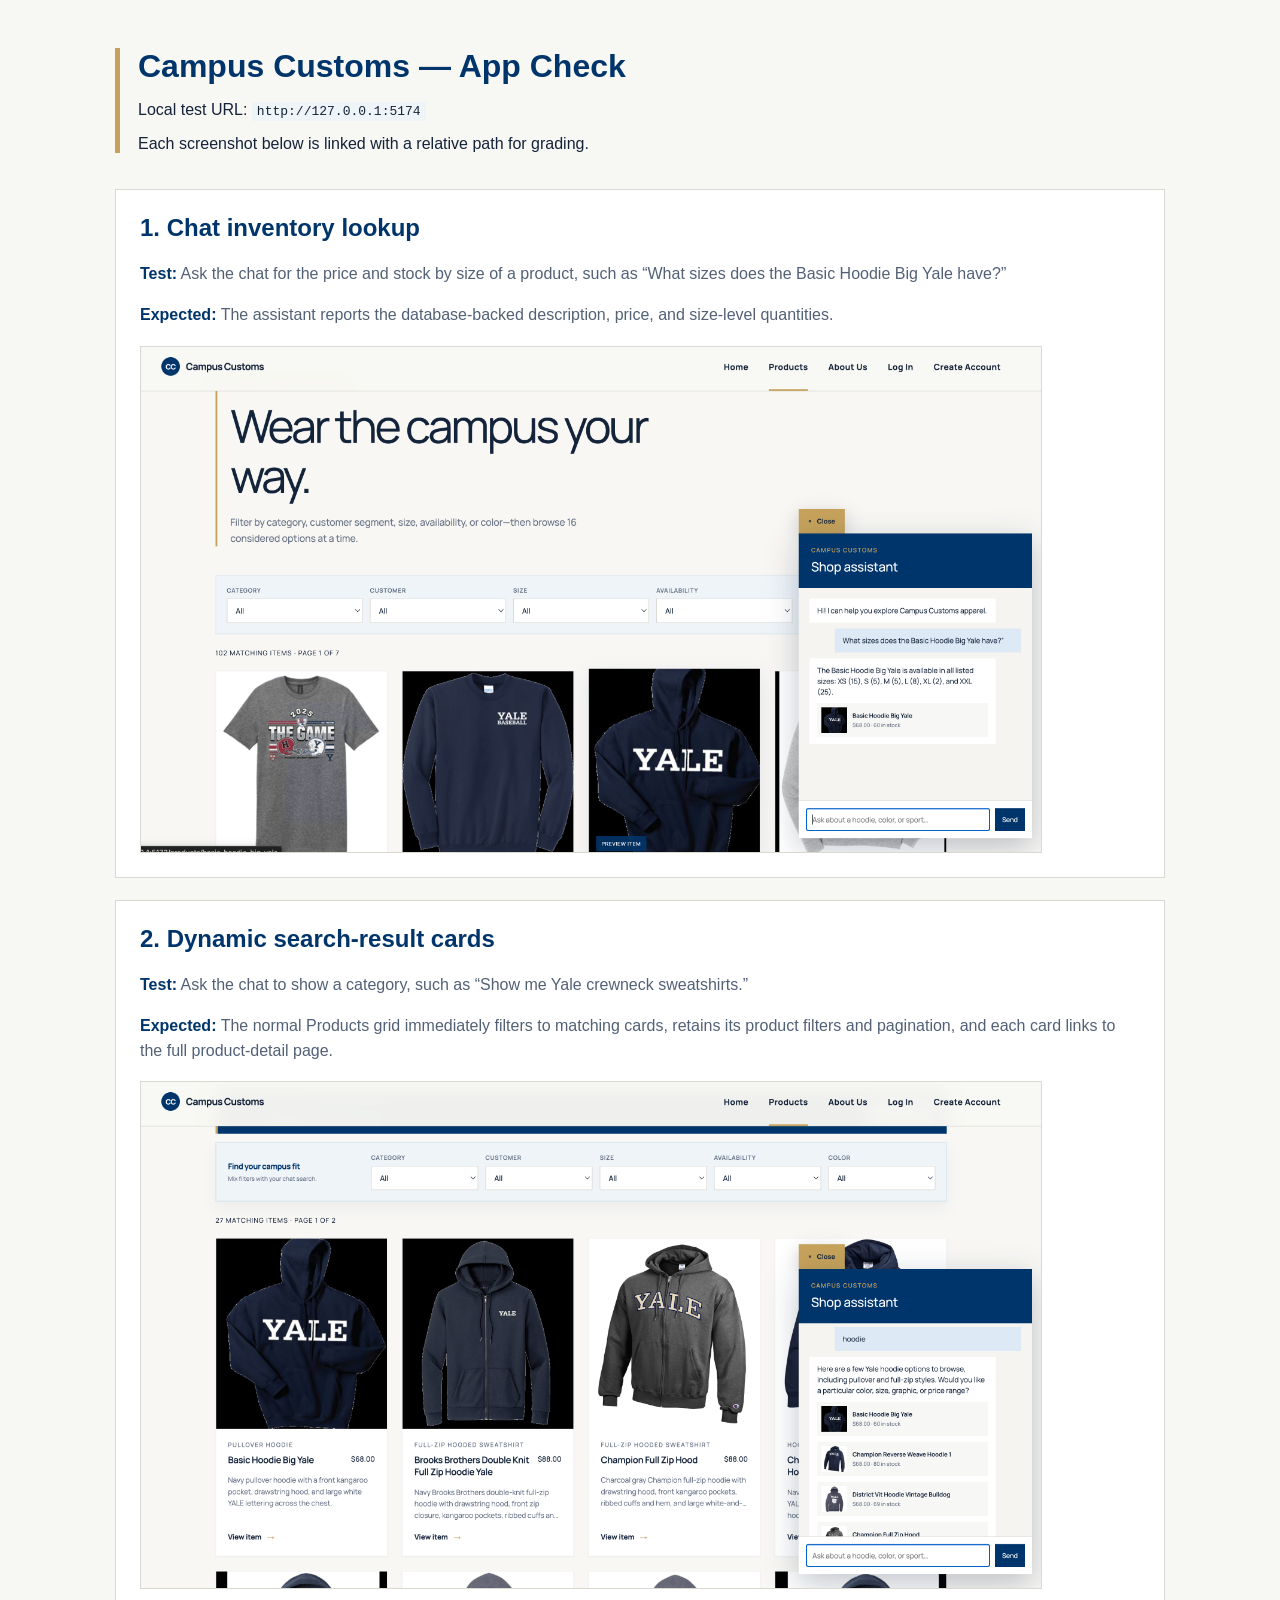
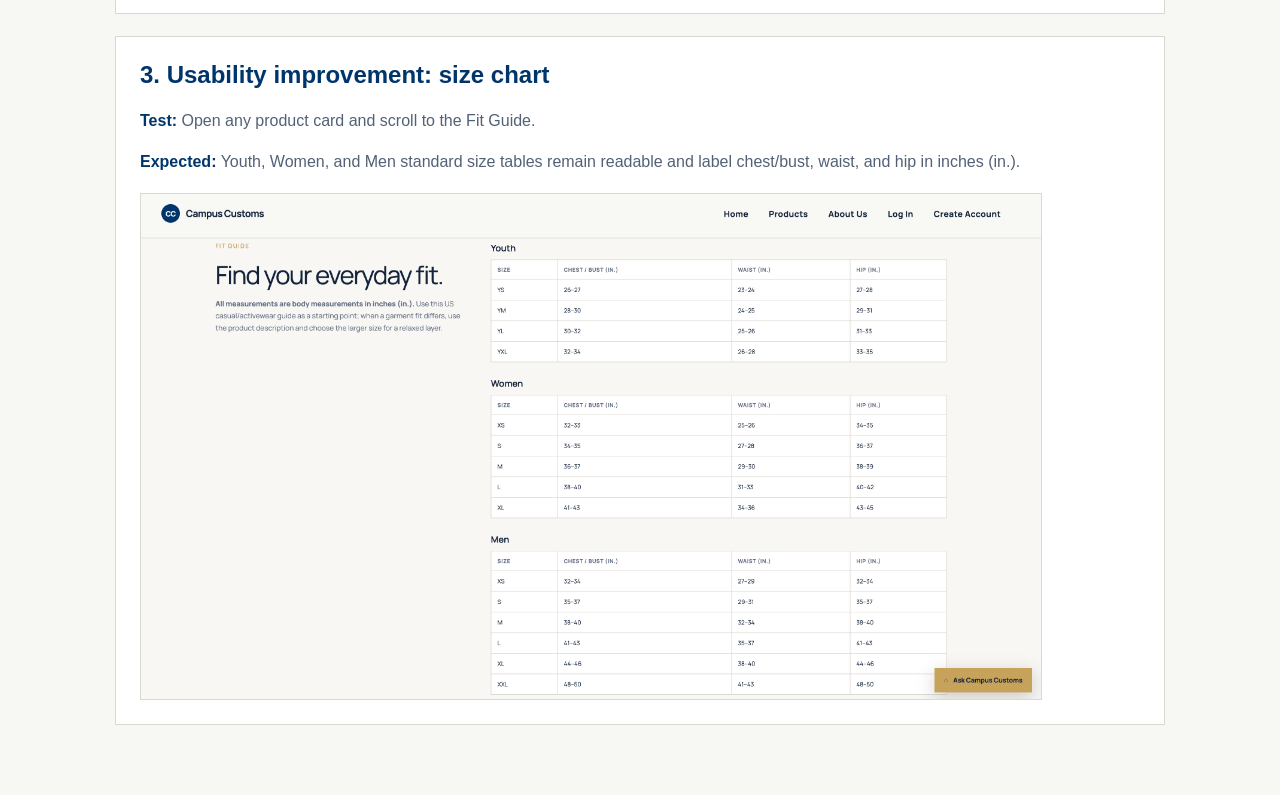
<file: output/app_check.html>
<!doctype html>
<html lang="en">
<head>
  <meta charset="utf-8">
  <meta name="viewport" content="width=device-width, initial-scale=1">
  <title>Campus Customs — App Check</title>
  <style>
    :root { font-family: Arial, sans-serif; color: #14233a; background: #f7f7f3; }
    body { margin: 0; }
    main { max-width: 1050px; margin: 0 auto; padding: 48px 24px; }
    header { border-left: 5px solid #c6a15b; padding-left: 18px; margin-bottom: 36px; }
    h1, h2 { color: #00356b; } h1 { margin: 0 0 10px; }
    .check { background: #fff; border: 1px solid #d9d8d1; margin: 22px 0; padding: 24px; }
    .check h2 { margin-top: 0; } .caption { color: #526176; line-height: 1.55; }
    img { display: block; width: 100%; max-width: 900px; margin-top: 18px; border: 1px solid #d9d8d1; background: #eef4f8; }
    .status { font-weight: bold; color: #00356b; }
    code { background: #eef4f8; padding: 2px 5px; }
  </style>
</head>
<body>
  <main>
    <header>
      <h1>Campus Customs — App Check</h1>
      <p>Local test URL: <code>http://127.0.0.1:5174</code></p>
      <p>Each screenshot below is linked with a relative path for grading.</p>
    </header>

    <section class="check">
      <h2>1. Chat inventory lookup</h2>
      <p class="caption"><span class="status">Test:</span> Ask the chat for the price and stock by size of a product, such as “What sizes does the Basic Hoodie Big Yale have?”</p>
      <p class="caption"><span class="status">Expected:</span> The assistant reports the database-backed description, price, and size-level quantities.</p>
      <img src="app_check_images/inventory.png" alt="Screenshot of a chat inventory lookup">
    </section>

    <section class="check">
      <h2>2. Dynamic search-result cards</h2>
      <p class="caption"><span class="status">Test:</span> Ask the chat to show a category, such as “Show me Yale crewneck sweatshirts.”</p>
      <p class="caption"><span class="status">Expected:</span> The normal Products grid immediately filters to matching cards, retains its product filters and pagination, and each card links to the full product-detail page.</p>
      <img src="app_check_images/search_results.png" alt="Screenshot of dynamic chat search result cards">
    </section>

    <section class="check">
      <h2>3. Usability improvement: size chart</h2>
      <p class="caption"><span class="status">Test:</span> Open any product card and scroll to the Fit Guide.</p>
      <p class="caption"><span class="status">Expected:</span> Youth, Women, and Men standard size tables remain readable and label chest/bust, waist, and hip in inches (in.).</p>
      <img src="app_check_images/size_chart.png" alt="Screenshot of the segment-aware size chart">
    </section>
  </main>
</body>
</html>
</file>
